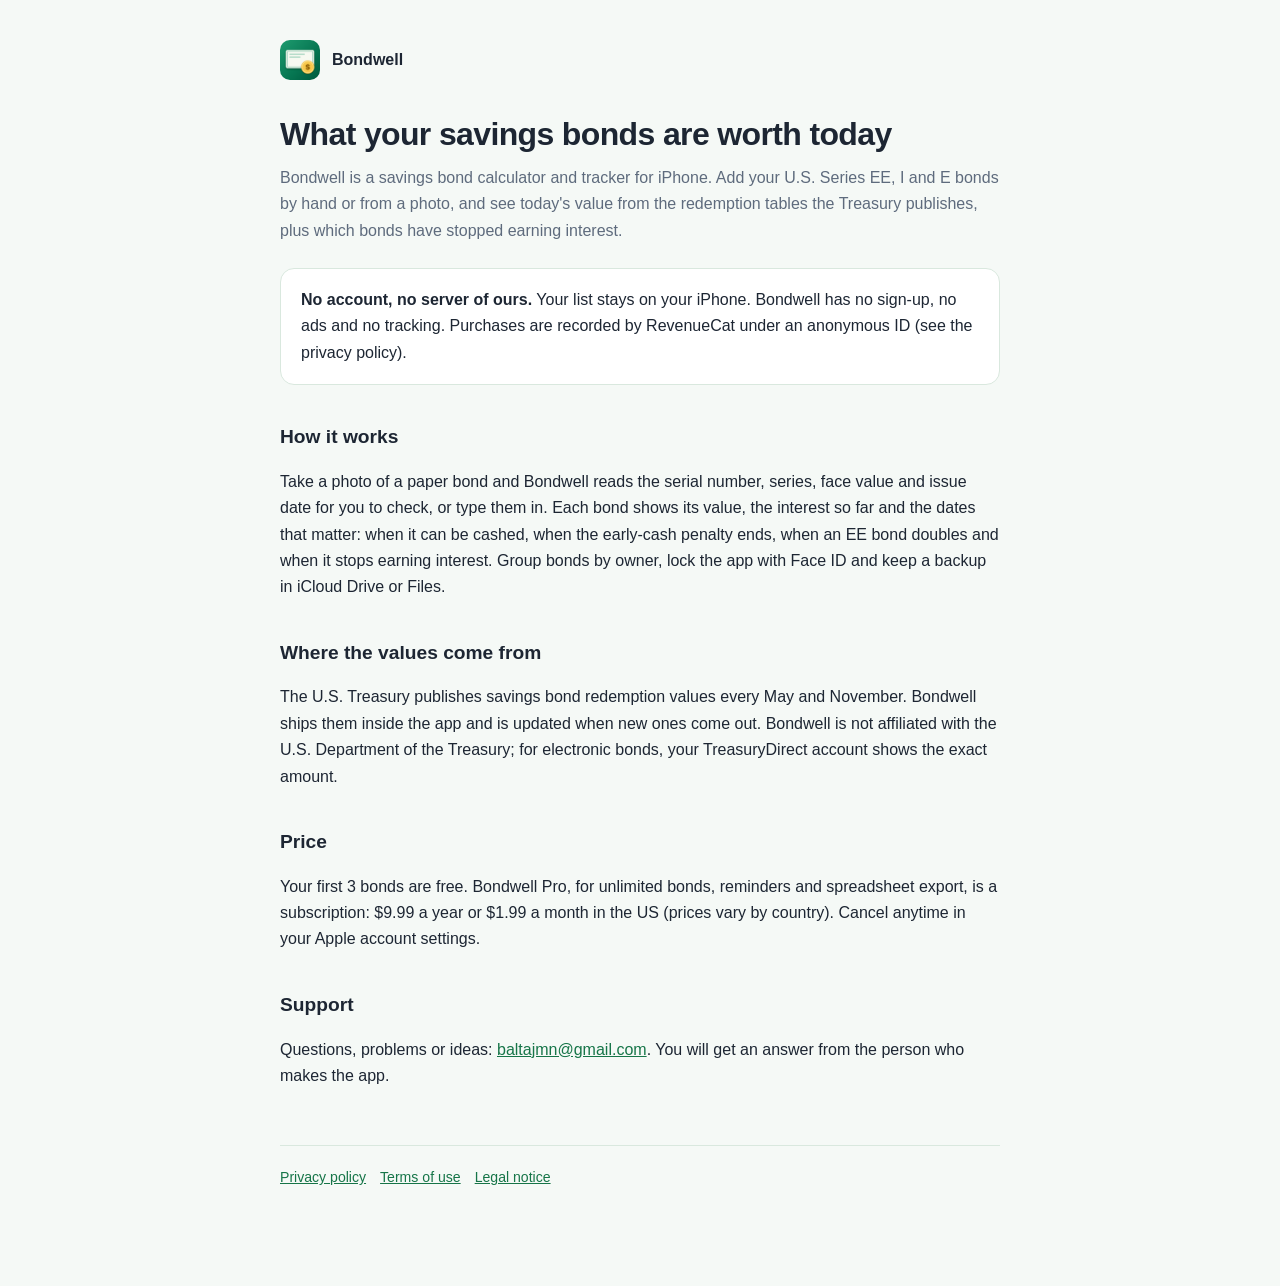
<file: index.html>
<!doctype html>
<html lang="en">
<head>
<meta charset="utf-8">
<meta name="viewport" content="width=device-width, initial-scale=1">
<title>Bondwell: Savings Bond Value for iPhone</title>
<meta name="description" content="What your U.S. savings bonds are worth today, from the Treasury's own tables. Series EE, I and E. No account, your bonds never leave your iPhone.">
<link rel="canonical" href="https://bondwell.baltajmn.dev/">
<link rel="icon" href="/bw/icon-64.png" type="image/png">
<link rel="apple-touch-icon" href="/bw/icon-180.png">
<link rel="stylesheet" href="/bw/site.css">
</head>
<body>
<main>
<a class="brand" href="/"><img src="/bw/icon-180.png" alt="">Bondwell</a>
<h1>What your savings bonds are worth today</h1>
<p class="lede">Bondwell is a savings bond calculator and tracker for iPhone. Add your U.S. Series EE, I and E bonds by hand or from a photo, and see today's value from the redemption tables the Treasury publishes, plus which bonds have stopped earning interest.</p>

<div class="box"><p><strong>No account, no server of ours.</strong> Your list stays on your iPhone. Bondwell has no sign-up, no ads and no tracking. Purchases are recorded by RevenueCat under an anonymous ID (see the privacy policy).</p></div>

<h2>How it works</h2>
<p>Take a photo of a paper bond and Bondwell reads the serial number, series, face value and issue date for you to check, or type them in. Each bond shows its value, the interest so far and the dates that matter: when it can be cashed, when the early-cash penalty ends, when an EE bond doubles and when it stops earning interest. Group bonds by owner, lock the app with Face ID and keep a backup in iCloud Drive or Files.</p>

<h2>Where the values come from</h2>
<p>The U.S. Treasury publishes savings bond redemption values every May and November. Bondwell ships them inside the app and is updated when new ones come out. Bondwell is not affiliated with the U.S. Department of the Treasury; for electronic bonds, your TreasuryDirect account shows the exact amount.</p>

<h2>Price</h2>
<p>Your first 3 bonds are free. Bondwell Pro, for unlimited bonds, reminders and spreadsheet export, is a subscription: $9.99 a year or $1.99 a month in the US (prices vary by country). Cancel anytime in your Apple account settings.</p>

<h2>Support</h2>
<p>Questions, problems or ideas: <a href="mailto:baltajmn@gmail.com?subject=Bondwell">baltajmn@gmail.com</a>. You will get an answer from the person who makes the app.</p>

<footer><a href="/privacy/">Privacy policy</a><a href="https://www.apple.com/legal/internet-services/itunes/dev/stdeula/">Terms of use</a><a href="/legal.html">Legal notice</a></footer>
</main>
</body>
</html>
</file>
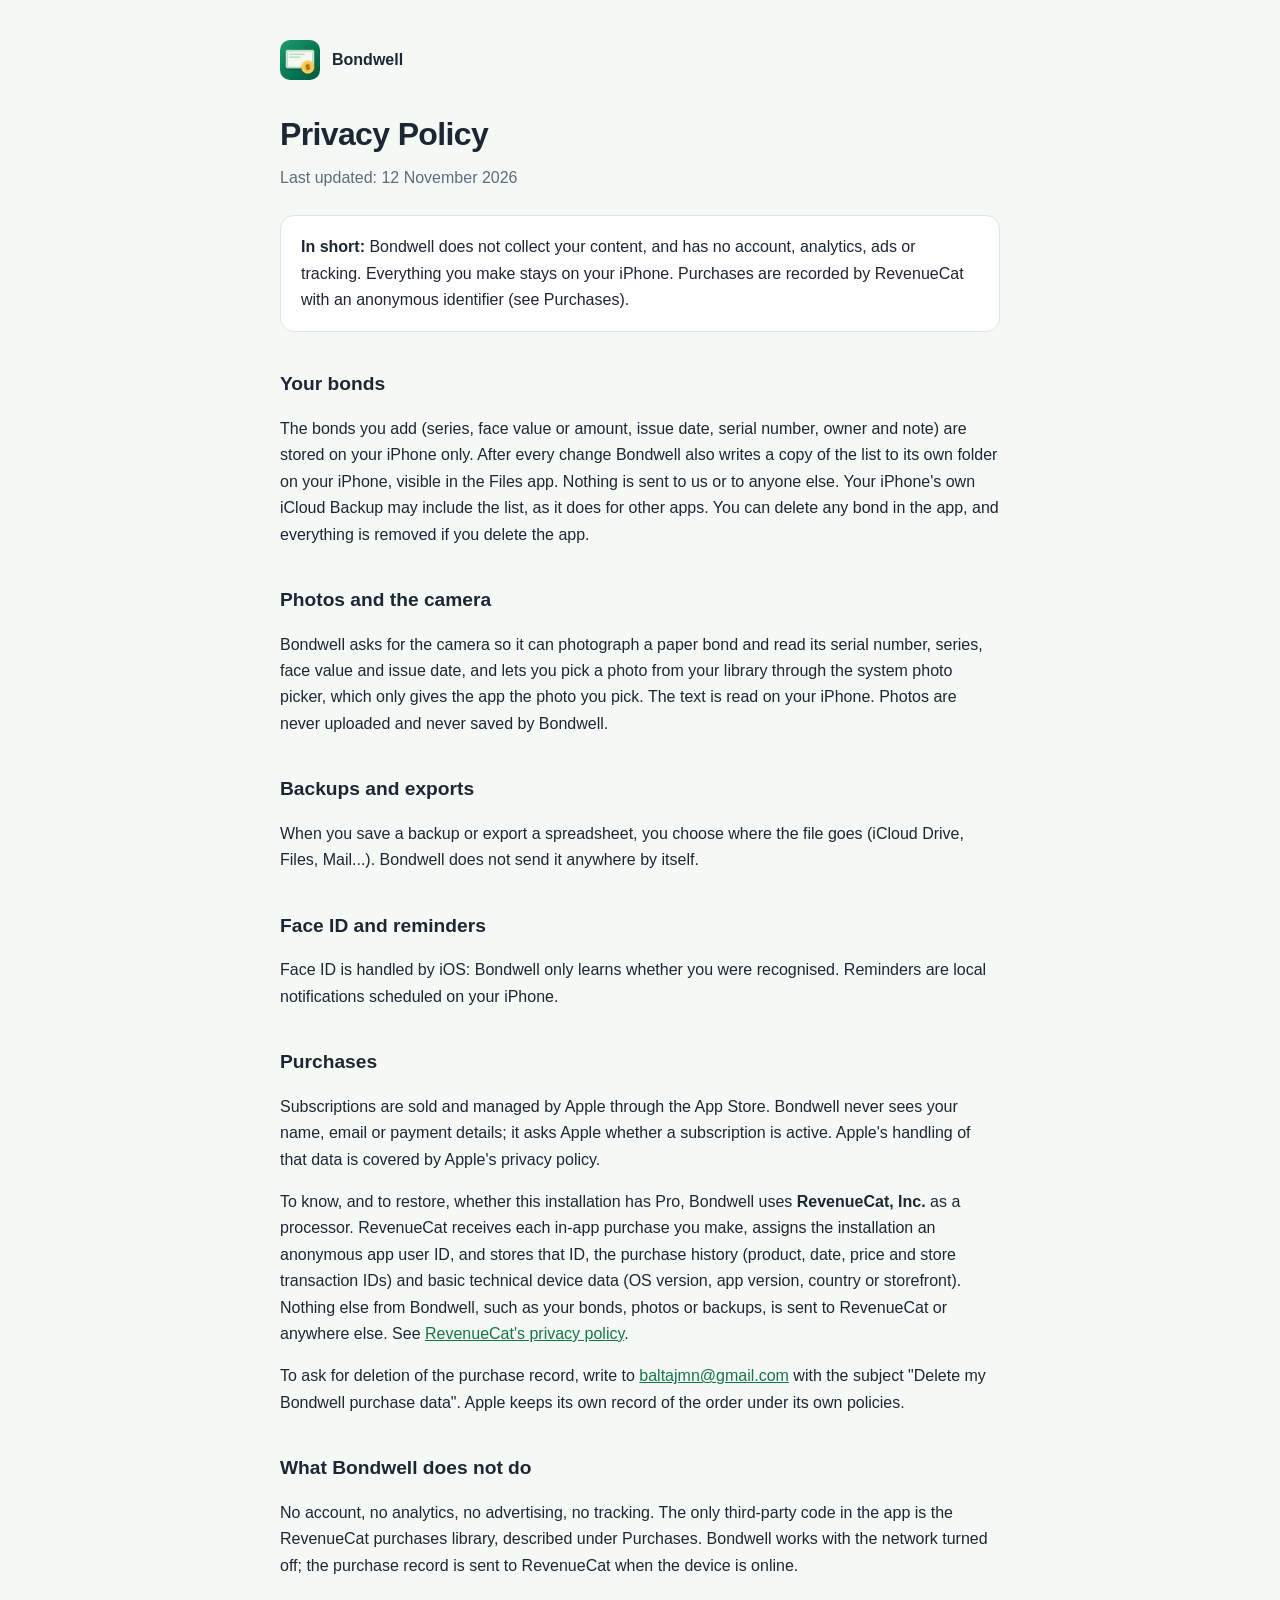
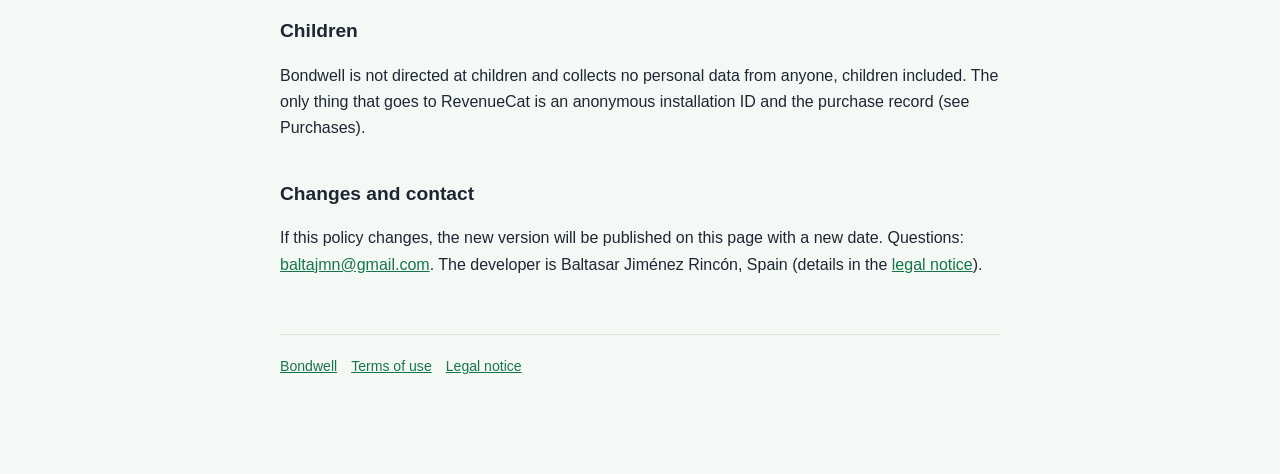
<file: privacy/index.html>
<!doctype html>
<html lang="en">
<head>
<meta charset="utf-8">
<meta name="viewport" content="width=device-width, initial-scale=1">
<title>Bondwell Privacy Policy</title>
<meta name="description" content="Bondwell does not collect your content and has no account, analytics, ads or tracking. Your bonds stay on your iPhone. Purchases are recorded by RevenueCat with an anonymous identifier.">
<link rel="canonical" href="https://bondwell.baltajmn.dev/privacy/">
<link rel="icon" href="/bw/icon-64.png" type="image/png">
<link rel="stylesheet" href="/bw/site.css">
</head>
<body>
<main>
<a class="brand" href="/"><img src="/bw/icon-180.png" alt="">Bondwell</a>
<h1>Privacy Policy</h1>
<p class="lede">Last updated: 12 November 2026</p>

<div class="box"><p><strong>In short:</strong> Bondwell does not collect your content, and has no account, analytics, ads or tracking. Everything you make stays on your iPhone. Purchases are recorded by RevenueCat with an anonymous identifier (see Purchases).</p></div>

<h2>Your bonds</h2>
<p>The bonds you add (series, face value or amount, issue date, serial number, owner and note) are stored on your iPhone only. After every change Bondwell also writes a copy of the list to its own folder on your iPhone, visible in the Files app. Nothing is sent to us or to anyone else. Your iPhone's own iCloud Backup may include the list, as it does for other apps. You can delete any bond in the app, and everything is removed if you delete the app.</p>

<h2>Photos and the camera</h2>
<p>Bondwell asks for the camera so it can photograph a paper bond and read its serial number, series, face value and issue date, and lets you pick a photo from your library through the system photo picker, which only gives the app the photo you pick. The text is read on your iPhone. Photos are never uploaded and never saved by Bondwell.</p>

<h2>Backups and exports</h2>
<p>When you save a backup or export a spreadsheet, you choose where the file goes (iCloud Drive, Files, Mail...). Bondwell does not send it anywhere by itself.</p>

<h2>Face ID and reminders</h2>
<p>Face ID is handled by iOS: Bondwell only learns whether you were recognised. Reminders are local notifications scheduled on your iPhone.</p>

<h2>Purchases</h2>
<p>Subscriptions are sold and managed by Apple through the App Store. Bondwell never sees your name, email or payment details; it asks Apple whether a subscription is active. Apple's handling of that data is covered by Apple's privacy policy.</p>
<p>To know, and to restore, whether this installation has Pro, Bondwell uses <strong>RevenueCat, Inc.</strong> as a processor. RevenueCat receives each in-app purchase you make, assigns the installation an anonymous app user ID, and stores that ID, the purchase history (product, date, price and store transaction IDs) and basic technical device data (OS version, app version, country or storefront). Nothing else from Bondwell, such as your bonds, photos or backups, is sent to RevenueCat or anywhere else. See <a href="https://www.revenuecat.com/privacy" rel="noopener">RevenueCat's privacy policy</a>.</p>
<p>To ask for deletion of the purchase record, write to <a href="mailto:baltajmn@gmail.com?subject=Delete%20my%20Bondwell%20purchase%20data">baltajmn@gmail.com</a> with the subject "Delete my Bondwell purchase data". Apple keeps its own record of the order under its own policies.</p>

<h2>What Bondwell does not do</h2>
<p>No account, no analytics, no advertising, no tracking. The only third-party code in the app is the RevenueCat purchases library, described under Purchases. Bondwell works with the network turned off; the purchase record is sent to RevenueCat when the device is online.</p>

<h2>Children</h2>
<p>Bondwell is not directed at children and collects no personal data from anyone, children included. The only thing that goes to RevenueCat is an anonymous installation ID and the purchase record (see Purchases).</p>

<h2>Changes and contact</h2>
<p>If this policy changes, the new version will be published on this page with a new date. Questions: <a href="mailto:baltajmn@gmail.com?subject=Bondwell%20privacy">baltajmn@gmail.com</a>. The developer is Baltasar Jiménez Rincón, Spain (details in the <a href="/legal.html">legal notice</a>).</p>

<footer><a href="/">Bondwell</a><a href="https://www.apple.com/legal/internet-services/itunes/dev/stdeula/">Terms of use</a><a href="/legal.html">Legal notice</a></footer>
</main>
</body>
</html>
</file>
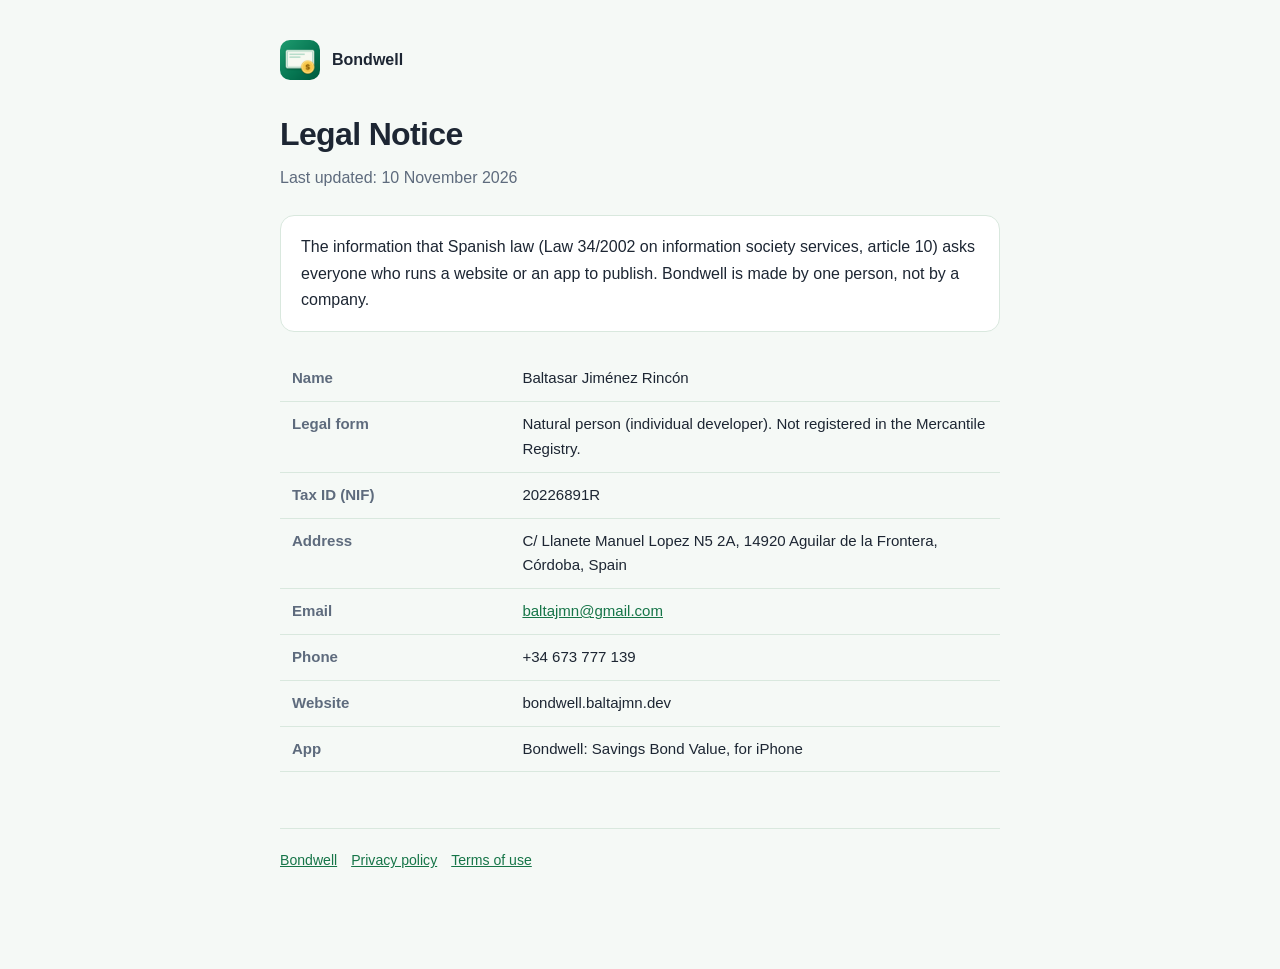
<file: legal.html>
<!doctype html>
<html lang="en">
<head>
<meta charset="utf-8">
<meta name="viewport" content="width=device-width, initial-scale=1">
<title>Bondwell Legal Notice</title>
<meta name="description" content="Legal notice of Bondwell: who makes it and how to get in touch.">
<link rel="canonical" href="https://bondwell.baltajmn.dev/legal.html">
<link rel="icon" href="/bw/icon-64.png" type="image/png">
<link rel="stylesheet" href="/bw/site.css">
</head>
<body>
<main>
<a class="brand" href="/"><img src="/bw/icon-180.png" alt="">Bondwell</a>
<h1>Legal Notice</h1>
<p class="lede">Last updated: 10 November 2026</p>
<div class="box"><p>The information that Spanish law (Law 34/2002 on information society services, article 10) asks everyone who runs a website or an app to publish. Bondwell is made by one person, not by a company.</p></div>
<table>
<tr><th>Name</th><td>Baltasar Jiménez Rincón</td></tr>
<tr><th>Legal form</th><td>Natural person (individual developer). Not registered in the Mercantile Registry.</td></tr>
<tr><th>Tax ID (NIF)</th><td>20226891R</td></tr>
<tr><th>Address</th><td>C/ Llanete Manuel Lopez N5 2A, 14920 Aguilar de la Frontera, Córdoba, Spain</td></tr>
<tr><th>Email</th><td><a href="mailto:baltajmn@gmail.com">baltajmn@gmail.com</a></td></tr>
<tr><th>Phone</th><td>+34 673 777 139</td></tr>
<tr><th>Website</th><td>bondwell.baltajmn.dev</td></tr>
<tr><th>App</th><td>Bondwell: Savings Bond Value, for iPhone</td></tr>
</table>
<footer><a href="/">Bondwell</a><a href="/privacy/">Privacy policy</a><a href="https://www.apple.com/legal/internet-services/itunes/dev/stdeula/">Terms of use</a></footer>
</main>
</body>
</html>
</file>
<file: bw/site.css>
:root { --bg: #F5F9F6; --surface: #FFFFFF; --ink: #1D2633; --muted: #5E6B7D; --line: #D9E8DE; --accent: #167548; }
@media (prefers-color-scheme: dark) {
  :root { --bg: #11161E; --surface: #18202B; --ink: #E6F0EA; --muted: #9AA8BB; --line: #2A3546; --accent: #5FD39A; }
}
* { box-sizing: border-box; }
body { margin: 0; padding: 40px 20px 96px; background: var(--bg); color: var(--ink);
  font: 16px/1.65 -apple-system, BlinkMacSystemFont, "Segoe UI", Roboto, Helvetica, Arial, sans-serif; }
main { max-width: 720px; margin: 0 auto; }
h1 { font-size: 2rem; font-weight: 650; letter-spacing: -0.02em; margin: 0 0 4px; }
h2 { font-size: 1.2rem; font-weight: 650; margin: 36px 0 8px; }
.brand { display: flex; align-items: center; gap: 12px; margin: 0 0 28px; text-decoration: none; color: var(--ink); font-weight: 650; }
.brand img { width: 40px; height: 40px; border-radius: 10px; }
.lede { color: var(--muted); margin: 0 0 24px; }
.box { background: var(--surface); border: 1px solid var(--line); border-radius: 14px; padding: 18px 20px; margin: 24px 0; }
.box p { margin: 0; }
table { border-collapse: collapse; width: 100%; font-size: 0.94rem; }
th, td { text-align: left; padding: 10px 12px; border-bottom: 1px solid var(--line); vertical-align: top; }
th { color: var(--muted); font-weight: 600; width: 32%; }
a { color: var(--accent); }
footer { color: var(--muted); font-size: 0.88rem; margin-top: 56px; border-top: 1px solid var(--line); padding-top: 20px; }
footer a { margin-right: 14px; }
</file>
